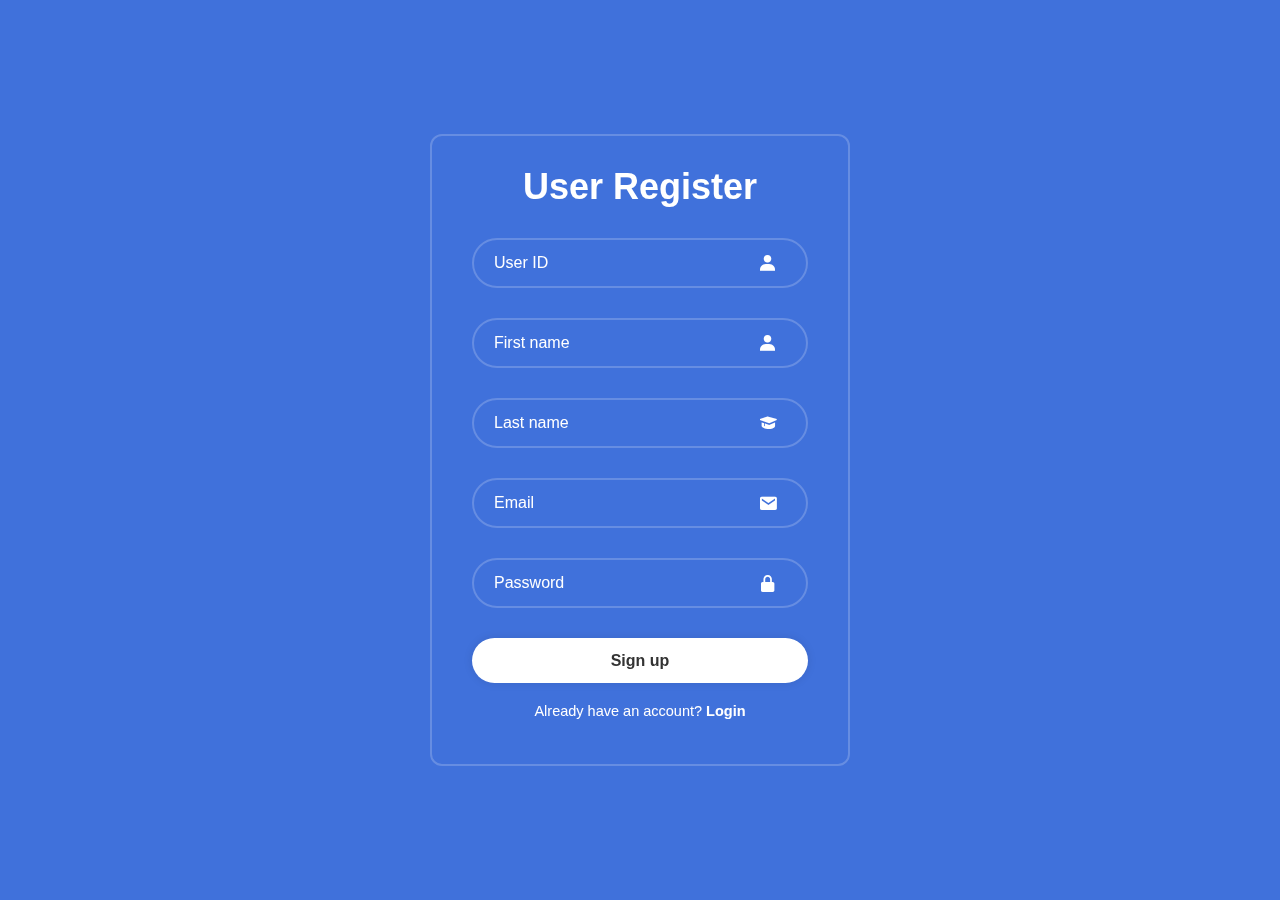
<file: finexo-html/reg.html>
<!DOCTYPE html>
<html lang="en">
<head>
    <style>
        *{
    margin: 0;
    padding: 0;
    box-sizing: border-box;
    font-family: "Poppins", sans-serif;
  }
  body{
    display: flex;
    justify-content: center;
    align-items: center;
    min-height: 100vh;
    background-color: #4071db;
    background-size: cover;
    background-position: center;
  }
  .wrapper{
    width: 420px;
    background: transparent;
    border: 2px solid rgba(255, 255, 255, .2);
    backdrop-filter: blur(9px);
    color: #fff;
    border-radius: 12px;
    padding: 30px 40px;
  }
  .wrapper h1{
    font-size: 36px;
    text-align: center;
  }
  .wrapper .input-box{
    position: relative;
    width: 100%;
    height: 50px;
    
    margin: 30px 0;
  }
  .input-box input{
    width: 100%;
    height: 100%;
    background: transparent;
    border: none;
    outline: none;
    border: 2px solid rgba(255, 255, 255, .2);
    border-radius: 40px;
    font-size: 16px;
    color: #fff;
    padding: 20px 45px 20px 20px;
  }
  .input-box input::placeholder{
    color: #fff;
  }
  .input-box i{
    position: absolute;
    right: 20px;
    top: 30%;
    transform: translate(-50%);
    font-size: 20px;
  
  }
  .wrapper .remember-forgot{
    display: flex;
    justify-content: space-between;
    font-size: 14.5px;
    margin: -15px 0 15px;
  }
  .remember-forgot label input{
    accent-color: #fff;
    margin-right: 3px;
  
  }
  .remember-forgot a{
    color: #fff;
    text-decoration: none;
  
  }
  .remember-forgot a:hover{
    text-decoration: underline;
  }
  .wrapper .btn{
    width: 100%;
    height: 45px;
    background: #fff;
    border: none;
    outline: none;
    border-radius: 40px;
    box-shadow: 0 0 10px rgba(0, 0, 0, .1);
    cursor: pointer;
    font-size: 16px;
    color: #333;
    font-weight: 600;
  }
  .wrapper .register-link{
    font-size: 14.5px;
    text-align: center;
    margin: 20px 0 15px;
  
  }
  .register-link p a{
    color: #fff;
    text-decoration: none;
    font-weight: 600;
  }
  .register-link p a:hover{
    text-decoration: underline;
  }
    </style>
  <meta charset="UTF-8">
  <meta name="viewport" content="width=device-width, initial-scale=1.0">
  <title>Registration Form | PrimaryEdHub</title>
  <link href='https://unpkg.com/boxicons@2.1.4/css/boxicons.min.css' rel='stylesheet'>
</head>
<body>
  <div class="wrapper">
    <form action="Reg.php" method="post">
      <h1>User Register</h1>
      <div class="input-box">
        <input type="text"id="userid" name="userid" placeholder="User ID" required>
        <i class='bx bxs-user'></i>
      </div>
      <div class="input-box">
        <input type="text" id="fname"name="fname" placeholder="First name" required>
        <i class='bx bxs-user'></i>
      </div>
      <div class="input-box">
        <input type="text" id="lname" name="lname" placeholder="Last name" required>
        <i class='bx bxs-graduation'></i>
      </div>
      <div class="input-box">
        <input type="text" id="email" name="email" placeholder="Email" required>
        <i class='bx bxs-envelope'></i>
      </div>
      <div class="input-box">
        <input type="password" id="pwd" name="pwd" placeholder="Password" required>
        <i class='bx bxs-lock-alt' ></i>
      </div>
      <input type="submit" name="savebtn" class="btn" value="Sign up">
      <div class="register-link">
        <p>Already have an account? <a href="loguser.php">Login</a></p>
      </div>
    </form>
  </div>
</body>
</html>
</file>
